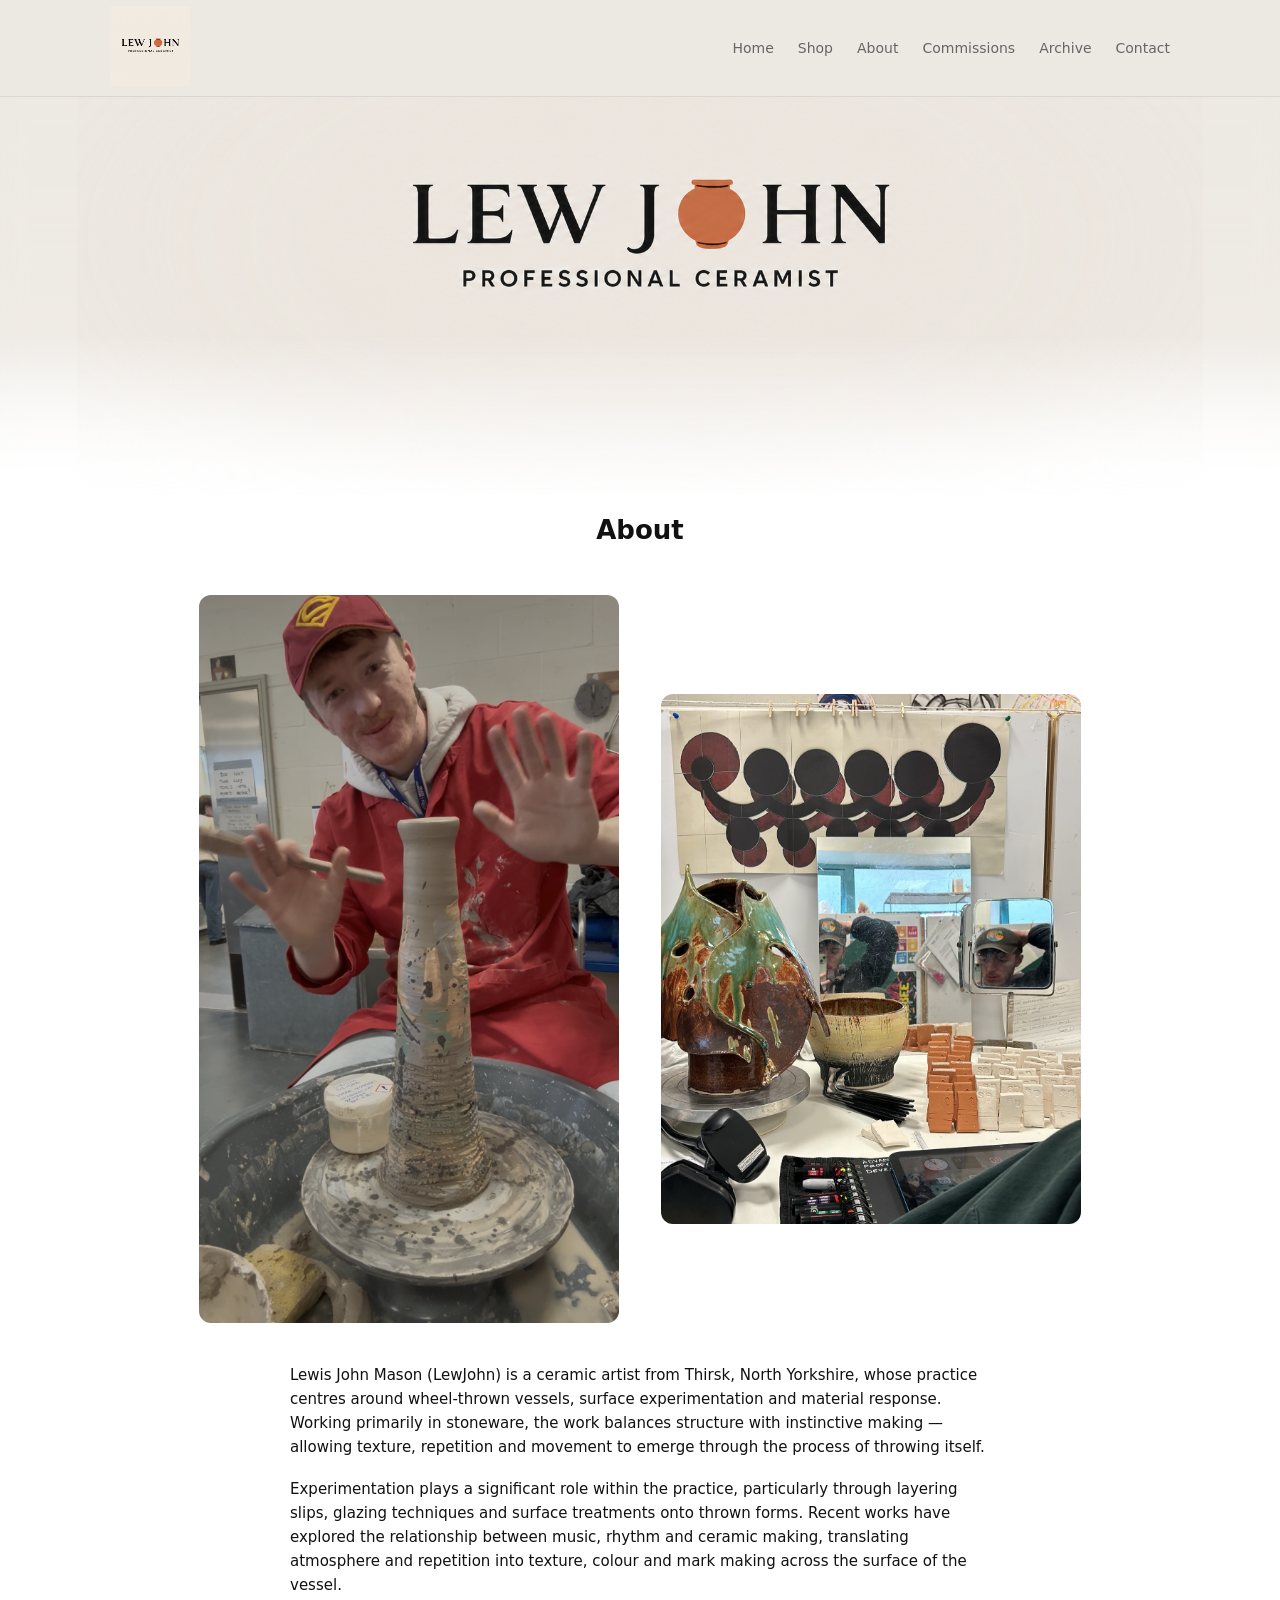
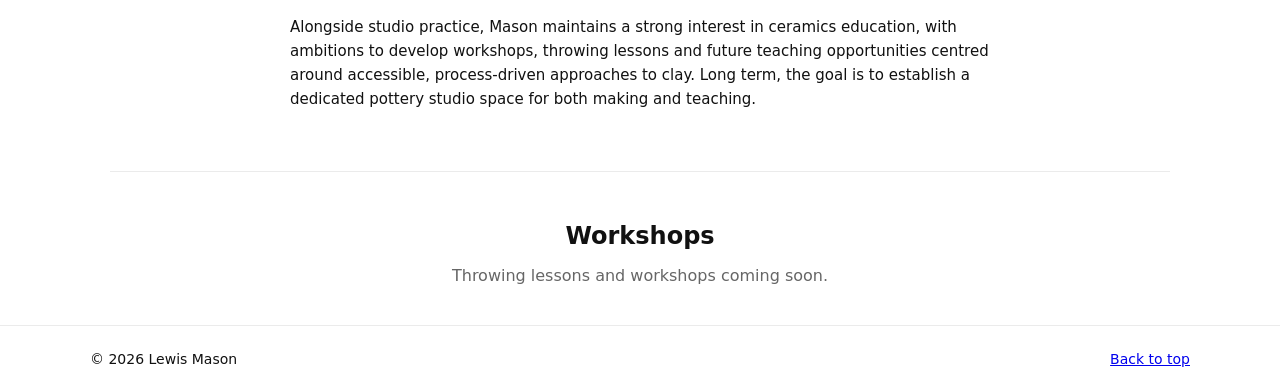
<file: about.html>
<!doctype html>
<html lang="en">

<head>
<meta charset="utf-8"/>
<meta name="viewport" content="width=device-width,initial-scale=1"/>
<title>About — Lewis Mason Ceramics</title>
<meta name="description" content="About Lewis Mason, ceramic artist."/>
<link rel="stylesheet" href="styles.css"/>
</head>

<body>

<header class="header" id="topbar">

<div class="header-inner">

<a class="logo" href="index.html#top">
<img src="images/logo2.png" alt="Lew John Ceramics">
</a>

<nav class="nav">
<a href="index.html#top">Home</a>
<a href="index.html#shop">Shop</a>
<a href="about.html">About</a>
<a href="commissions.html">Commissions</a>
<a href="archive.html">Archive</a>
<a href="index.html#contact">Contact</a>
</nav>

</div>

</header>

<section class="banner archive-banner">
<img src="images/logo.png" alt="Lew John Ceramics">
</section>

<main>

<section class="topline">

<h1>About</h1>

</section>

<section class="about-gallery">

<img src="images/aboutme1.PNG" alt="Lewis Mason ceramics">

<img src="images/aboutme2.JPG" alt="Lewis Mason studio practice">

</section>

<section class="about-text">

<p>
Lewis John Mason (LewJohn) is a ceramic artist from Thirsk, North Yorkshire, whose practice centres around wheel-thrown vessels, surface experimentation and material response. Working primarily in stoneware, the work balances structure with instinctive making — allowing texture, repetition and movement to emerge through the process of throwing itself.
</p>

<p>
Experimentation plays a significant role within the practice, particularly through layering slips, glazing techniques and surface treatments onto thrown forms. Recent works have explored the relationship between music, rhythm and ceramic making, translating atmosphere and repetition into texture, colour and mark making across the surface of the vessel.
</p>

<p>
Alongside studio practice, Mason maintains a strong interest in ceramics education, with ambitions to develop workshops, throwing lessons and future teaching opportunities centred around accessible, process-driven approaches to clay. Long term, the goal is to establish a dedicated pottery studio space for both making and teaching.
</p>

</section>

<section class="workshop">

<h2>Workshops</h2>

<p class="muted">
Throwing lessons and workshops coming soon.
</p>

</section>

</main>

<footer class="footer">

<div class="footer-inner">

<div>© <span id="year"></span> Lewis Mason</div>

<div>
<a href="index.html#top">Back to top</a>
</div>

</div>

</footer>

<script>
document.getElementById("year").textContent = new Date().getFullYear();

window.addEventListener("load", () => {
document.body.classList.add("loaded");
});
</script>

</body>
</html>
</file>
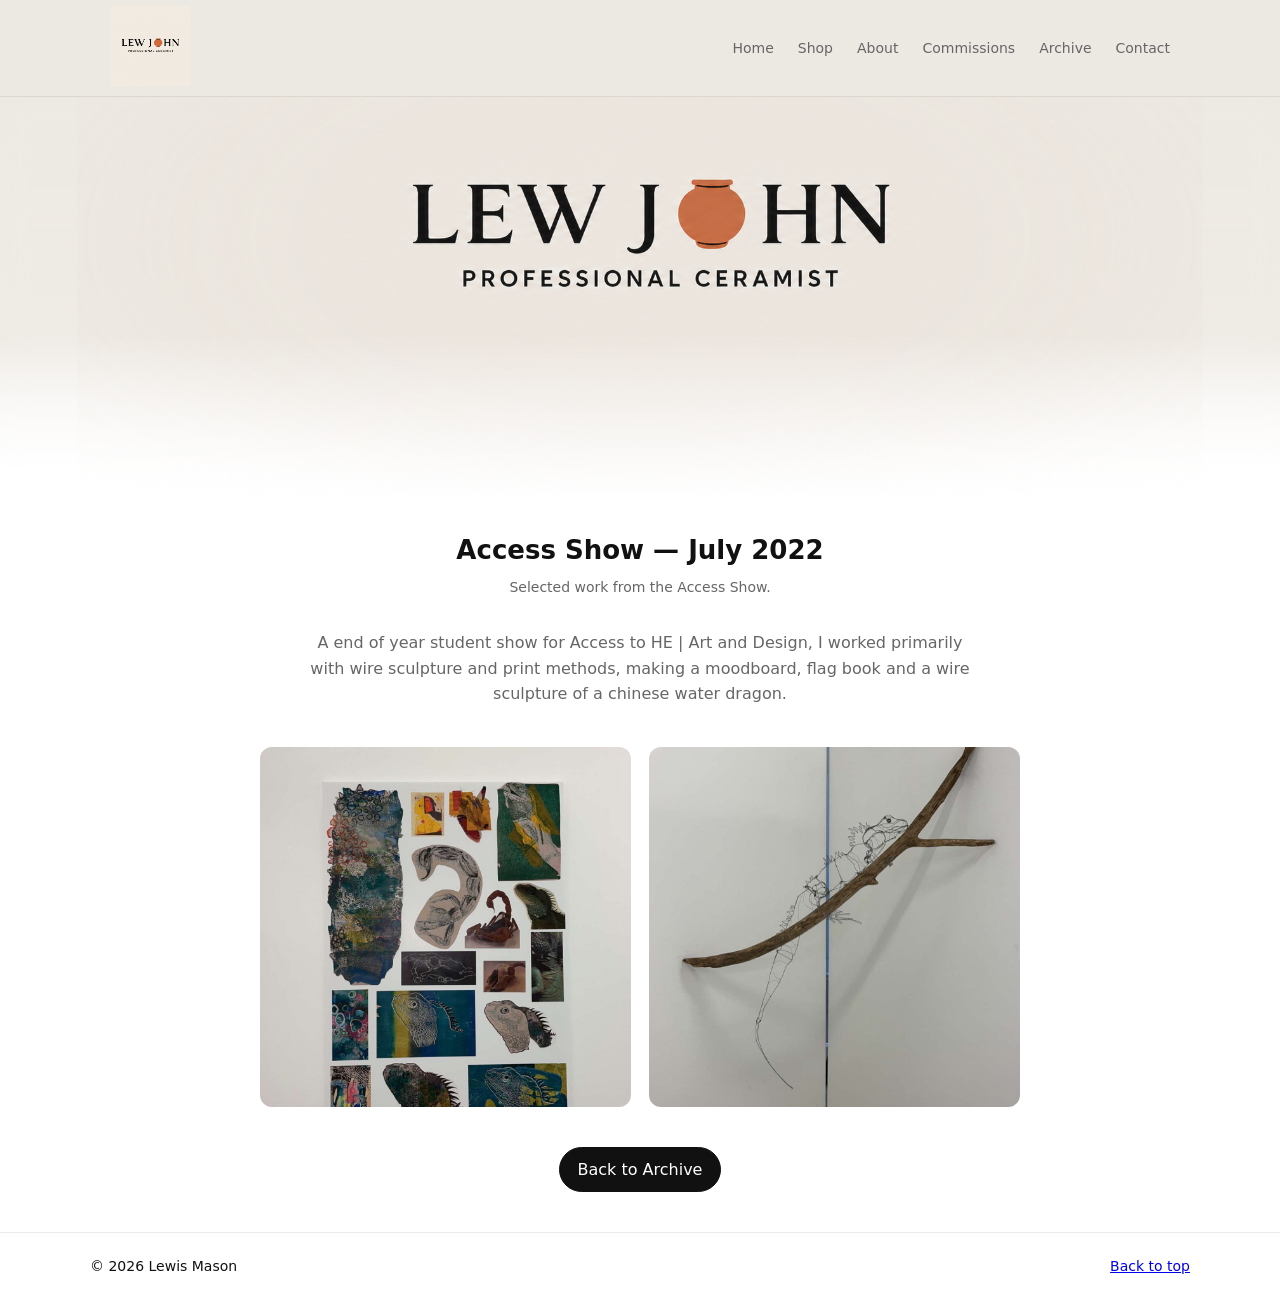
<file: access-show-2022.html>
<!doctype html>
<html lang="en">

<head>
<meta charset="utf-8"/>
<meta name="viewport" content="width=device-width,initial-scale=1"/>
<title>Access Show 2022 — Lewis Mason Ceramics</title>
<meta name="description" content="Access Show July 2022 work by Lewis Mason."/>
<link rel="stylesheet" href="styles.css"/>
</head>

<body>

<header class="header" id="topbar">
<div class="header-inner">

<a class="logo" href="index.html#top">
<img src="images/logo2.png" alt="Lew John Ceramics">
</a>

<nav class="nav">
<a href="index.html#top">Home</a>
<a href="index.html#shop">Shop</a>
<a href="about.html">About</a>
<a href="commissions.html">Commissions</a>
<a href="archive.html">Archive</a>
<a href="index.html#contact">Contact</a>
</nav>

</div>
</header>

<section class="banner archive-banner">
<img src="images/logo.png" alt="Lew John Ceramics">
</section>

<main>

<section class="topline archive-title">
<h1>Access Show — July 2022</h1>
<p>Selected work from the Access Show.</p>
</section>

<section class="exhibition-page-text">
<p>
A end of year student show for Access to HE | Art and Design,
  I worked primarily with wire sculpture and print methods, making a moodboard, flag book and a wire sculpture of a chinese water dragon.
</p>
</section>

<section class="exhibition-gallery">

<img src="images/accessshow2.JPG" alt="Access Show July 2022 image one">
<img src="images/accessshow1.JPG" alt="Access Show July 2022 image two">

</section>

<section class="archive-back">
<a class="button" href="archive.html">Back to Archive</a>
</section>

</main>

<footer class="footer">
<div class="footer-inner">

<div>© <span id="year"></span> Lewis Mason</div>
<div><a href="index.html#top">Back to top</a></div>

</div>
</footer>

<script>
document.getElementById("year").textContent = new Date().getFullYear();

window.addEventListener("load", () => {
document.body.classList.add("loaded");
});
</script>

</body>
</html>
</file>
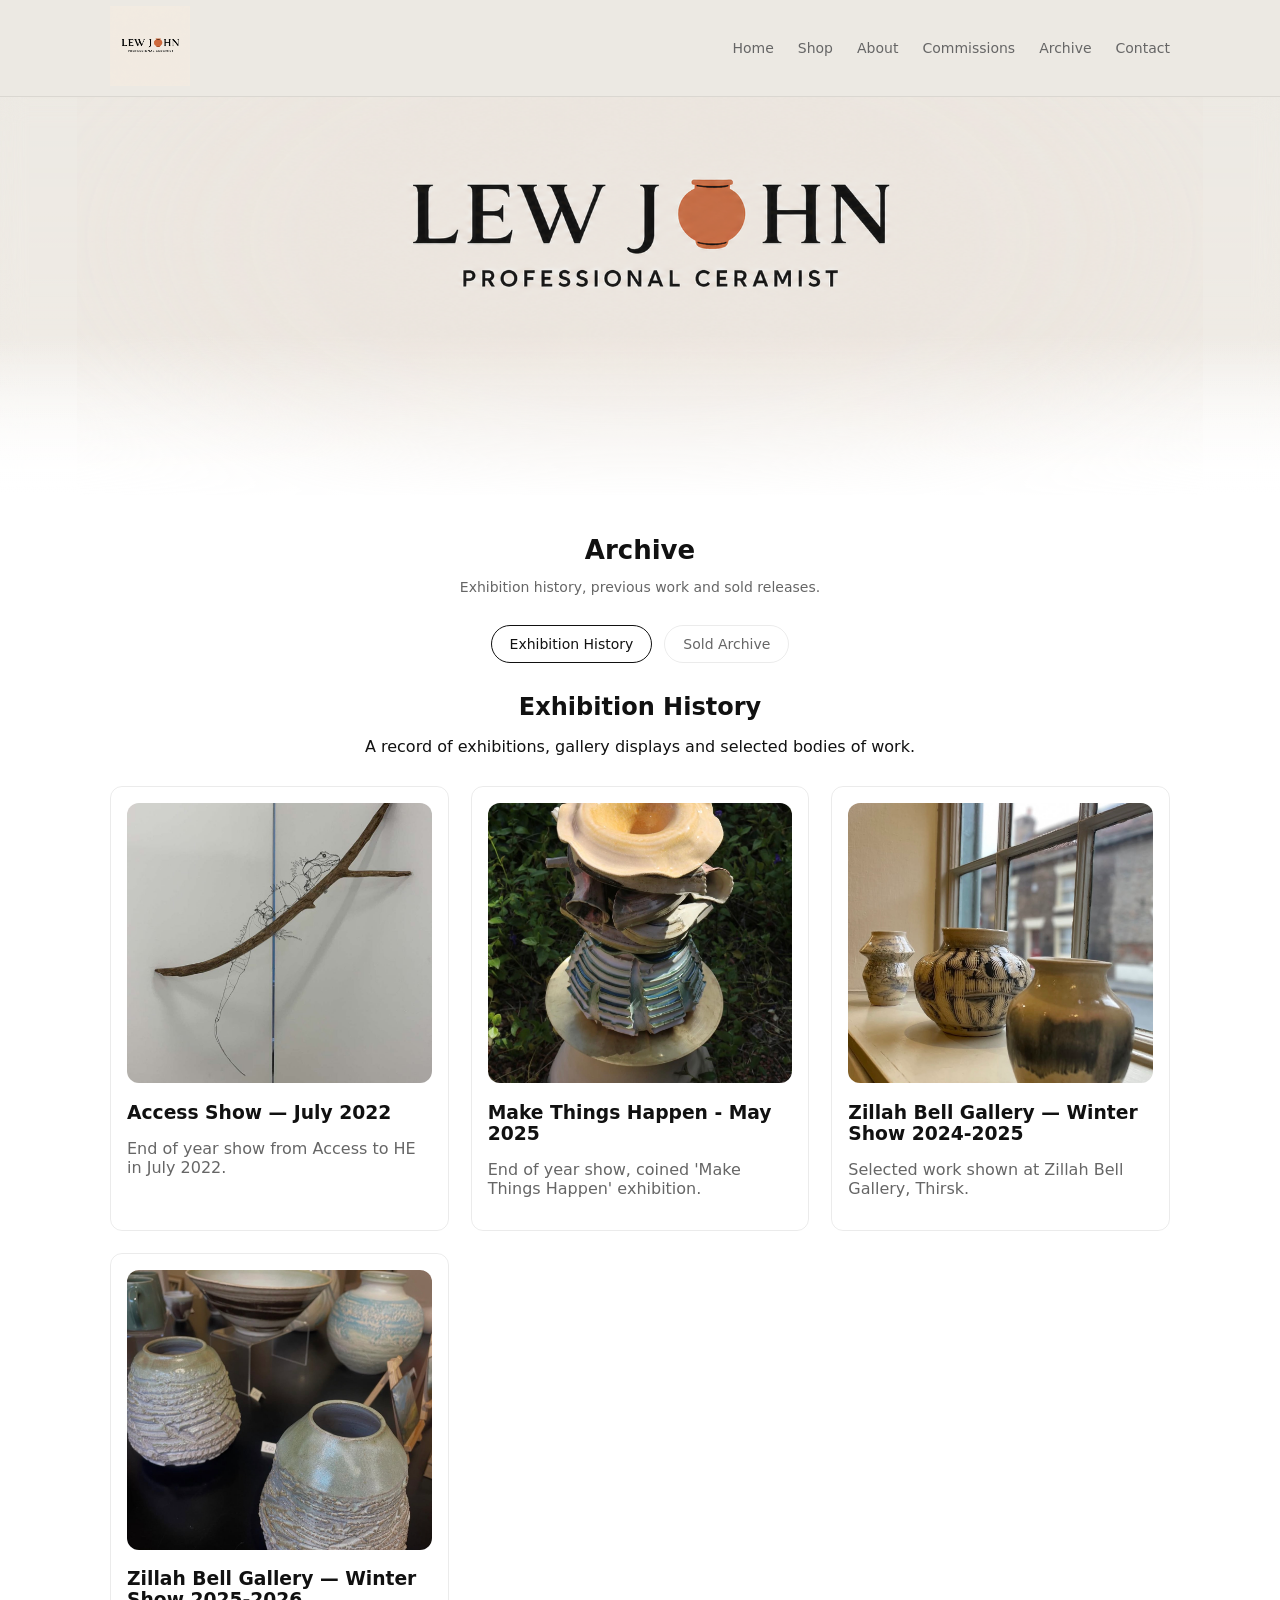
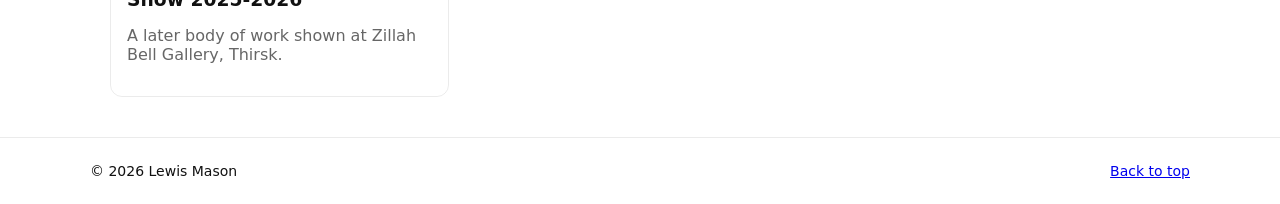
<file: archive.html>
<!doctype html>

<html lang="en">

<head>
<meta charset="utf-8"/>
<meta name="viewport" content="width=device-width,initial-scale=1"/>
<title>Archive — Lewis Mason Ceramics</title>
<meta name="description" content="Previous exhibitions and sold archive."/>
<link rel="stylesheet" href="styles.css"/>
</head>

<body>

<header class="header" id="topbar">

<div class="header-inner">

<a class="logo" href="index.html#top">
<img src="images/logo2.png" alt="Lew John Ceramics">
</a>

<nav class="nav">
<a href="index.html#top">Home</a>
<a href="index.html#shop">Shop</a>
<a href="about.html">About</a>
<a href="commissions.html">Commissions</a>
<a href="archive.html">Archive</a>
<a href="index.html#contact">Contact</a>
</nav>

</div>

</header>

<section class="banner archive-banner">
<img src="images/logo.png" alt="Lew John Ceramics">
</section>

<main>

<section class="topline archive-title">

<h1>Archive</h1>

<p>
Exhibition history, previous work and sold releases.
</p>

</section>

<section class="archive-tabs">

<input type="radio" id="tabPrevious" name="archiveTabs" checked>
<input type="radio" id="tabSold" name="archiveTabs">

<div class="tab-labels">

<label for="tabPrevious">Exhibition History</label> <label for="tabSold">Sold Archive</label>

</div>

<div class="tab-panel previous-panel">

<div class="archive-intro">

<h2>Exhibition History</h2>

<p>
A record of exhibitions, gallery displays and selected bodies of work.
</p>

</div>

<div class="grid archive-grid">

<a class="archive-card archive-link" href="access-show-2022.html">

<div class="archive-image">
<img src="images/accessshow1.JPG" alt="Access Show July 2022">
</div>

<h3>Access Show — July 2022</h3>

<p class="muted">
End of year show from Access to HE in July 2022.
</p>

</a>

<a class="archive-card archive-link" href="make-things-happen.html">

<div class="archive-image">
<img src="images/mth5.jpg" alt="Make Things Happen">
</div>

<h3>Make Things Happen - May 2025</h3>

<p class="muted">
End of year show, coined 'Make Things Happen' exhibition.
</p>

</a>

<a class="archive-card archive-link" href="zillah-bell-2025.html">

<div class="archive-image">
<img src="images/gallery251.jpg" alt="Zillah Bell Gallery 2025 Showcase">
</div>

<h3>Zillah Bell Gallery — Winter Show 2024-2025 </h3>

<p class="muted">
Selected work shown at Zillah Bell Gallery, Thirsk.
</p>

</a>

<a class="archive-card archive-link" href="zillah-bell-2026.html">

<div class="archive-image">
<img src="images/gallery261.jpg" alt="Zillah Bell Gallery 2026">
</div>

<h3>Zillah Bell Gallery — Winter Show 2025-2026</h3>

<p class="muted">
A later body of work shown at Zillah Bell Gallery, Thirsk.
</p>

</a>

</div>

</div>

<div class="tab-panel sold-panel">

<div class="archive-intro">

<h2>Sold Archive</h2>

<p>
Sold work from future drops will appear here once releases have taken place.
</p>

</div>

<div class="grid archive-grid">

<div class="archive-card">

<h3>No sold drops yet</h3>

<p class="muted">
This section will activate after the first shop drop.
</p>

</div>

</div>

</div>

</section>

</main>

<footer class="footer">

<div class="footer-inner">

<div>© <span id="year"></span> Lewis Mason</div>

<div>
<a href="index.html#top">Back to top</a>
</div>

</div>

</footer>

<script>

document.getElementById("year").textContent =
new Date().getFullYear();

window.addEventListener("load", () => {
document.body.classList.add("loaded");
});

</script>

</body>
</html>
</file>
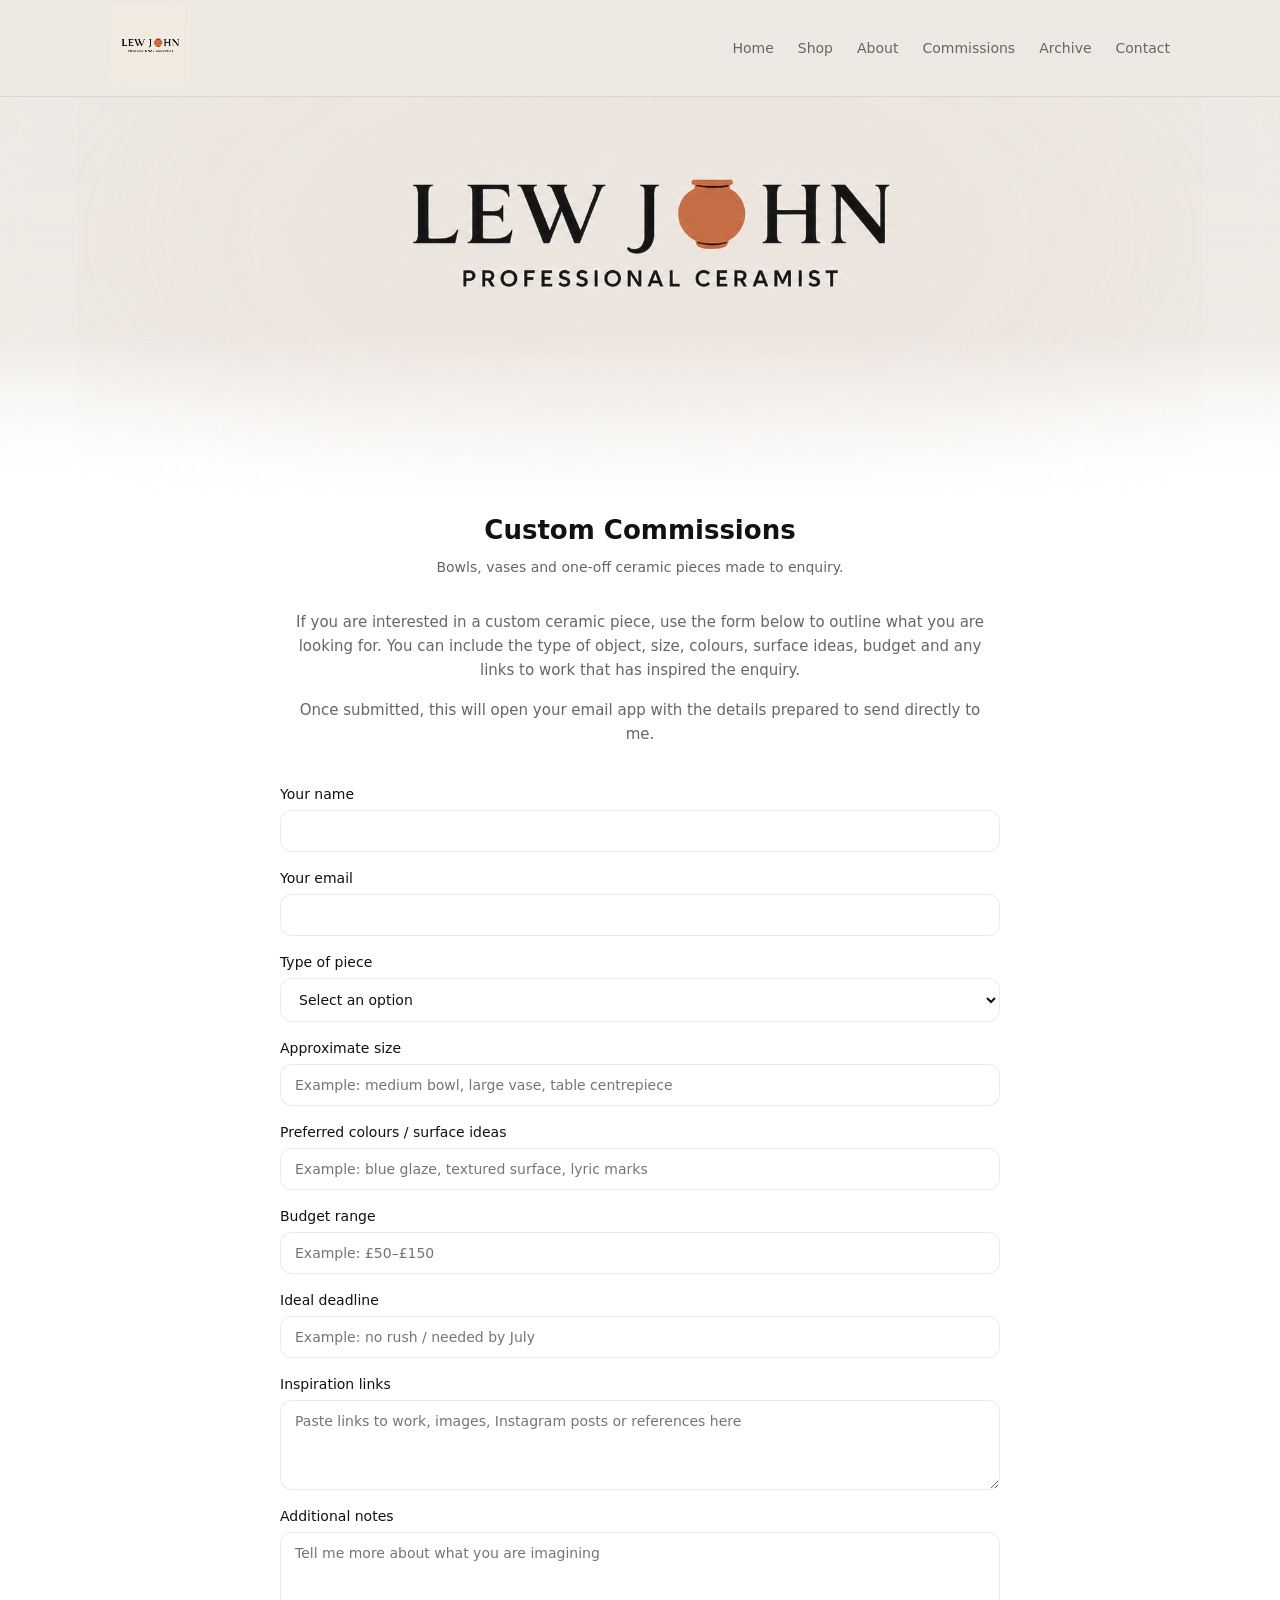
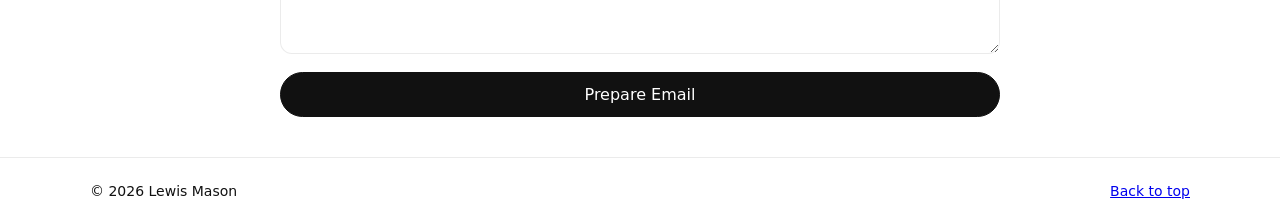
<file: commissions.html>
<!doctype html>
<html lang="en">

<head>
<meta charset="utf-8"/>
<meta name="viewport" content="width=device-width,initial-scale=1"/>
<title>Commissions — Lewis Mason Ceramics</title>
<meta name="description" content="Custom ceramic commissions by Lewis Mason."/>
<link rel="stylesheet" href="styles.css"/>
</head>

<body>

<header class="header" id="topbar">
<div class="header-inner">

<a class="logo" href="index.html#top">
<img src="images/logo2.png" alt="Lew John Ceramics">
</a>

<nav class="nav">
<a href="index.html#top">Home</a>
<a href="index.html#shop">Shop</a>
<a href="about.html">About</a>
<a href="commissions.html">Commissions</a>
<a href="archive.html">Archive</a>
<a href="index.html#contact">Contact</a>
</nav>

</div>
</header>

<section class="banner archive-banner">
<img src="images/logo.png" alt="Lew John Ceramics">
</section>

<main>

<section class="topline">
<h1>Custom Commissions</h1>
<p>Bowls, vases and one-off ceramic pieces made to enquiry.</p>
</section>

<section class="commission-intro">

<p>
If you are interested in a custom ceramic piece, use the form below to outline what you are looking for. You can include the type of object, size, colours, surface ideas, budget and any links to work that has inspired the enquiry.
</p>

<p>
Once submitted, this will open your email app with the details prepared to send directly to me.
</p>

</section>

<section class="commission-form-wrap">

<form class="commission-form" onsubmit="sendCommissionEmail(event)">

<label>
Your name
<input type="text" id="name" required>
</label>

<label>
Your email
<input type="email" id="email" required>
</label>

<label>
Type of piece
<select id="pieceType" required>
<option value="">Select an option</option>
<option value="Bowl">Bowl</option>
<option value="Vase">Vase</option>
<option value="Large vessel">Large vessel</option>
<option value="Custom piece">Custom piece</option>
<option value="Workshop / lesson enquiry">Workshop / lesson enquiry</option>
<option value="Other">Other</option>
</select>
</label>

<label>
Approximate size
<input type="text" id="size" placeholder="Example: medium bowl, large vase, table centrepiece">
</label>

<label>
Preferred colours / surface ideas
<input type="text" id="colours" placeholder="Example: blue glaze, textured surface, lyric marks">
</label>

<label>
Budget range
<input type="text" id="budget" placeholder="Example: £50–£150">
</label>

<label>
Ideal deadline
<input type="text" id="deadline" placeholder="Example: no rush / needed by July">
</label>

<label>
Inspiration links
<textarea id="links" rows="4" placeholder="Paste links to work, images, Instagram posts or references here"></textarea>
</label>

<label>
Additional notes
<textarea id="notes" rows="6" placeholder="Tell me more about what you are imagining"></textarea>
</label>

<button class="button" type="submit">Prepare Email</button>

</form>

</section>

</main>

<footer class="footer">
<div class="footer-inner">

<div>© <span id="year"></span> Lewis Mason</div>
<div><a href="index.html#top">Back to top</a></div>

</div>
</footer>

<script>
document.getElementById("year").textContent = new Date().getFullYear();

window.addEventListener("load", () => {
document.body.classList.add("loaded");
});

function sendCommissionEmail(event){
event.preventDefault();

const name = document.getElementById("name").value;
const email = document.getElementById("email").value;
const pieceType = document.getElementById("pieceType").value;
const size = document.getElementById("size").value;
const colours = document.getElementById("colours").value;
const budget = document.getElementById("budget").value;
const deadline = document.getElementById("deadline").value;
const links = document.getElementById("links").value;
const notes = document.getElementById("notes").value;

const subject = encodeURIComponent("Custom Ceramic Commission Enquiry");

const body = encodeURIComponent(
`Name: ${name}

Email: ${email}

Type of piece: ${pieceType}

Approximate size:
${size}

Preferred colours / surface ideas:
${colours}

Budget range:
${budget}

Ideal deadline:
${deadline}

Inspiration links:
${links}

Additional notes:
${notes}`
);

window.location.href = `mailto:lewis2000mason@gmail.com?subject=${subject}&body=${body}`;
}
</script>

</body>
</html>
</file>
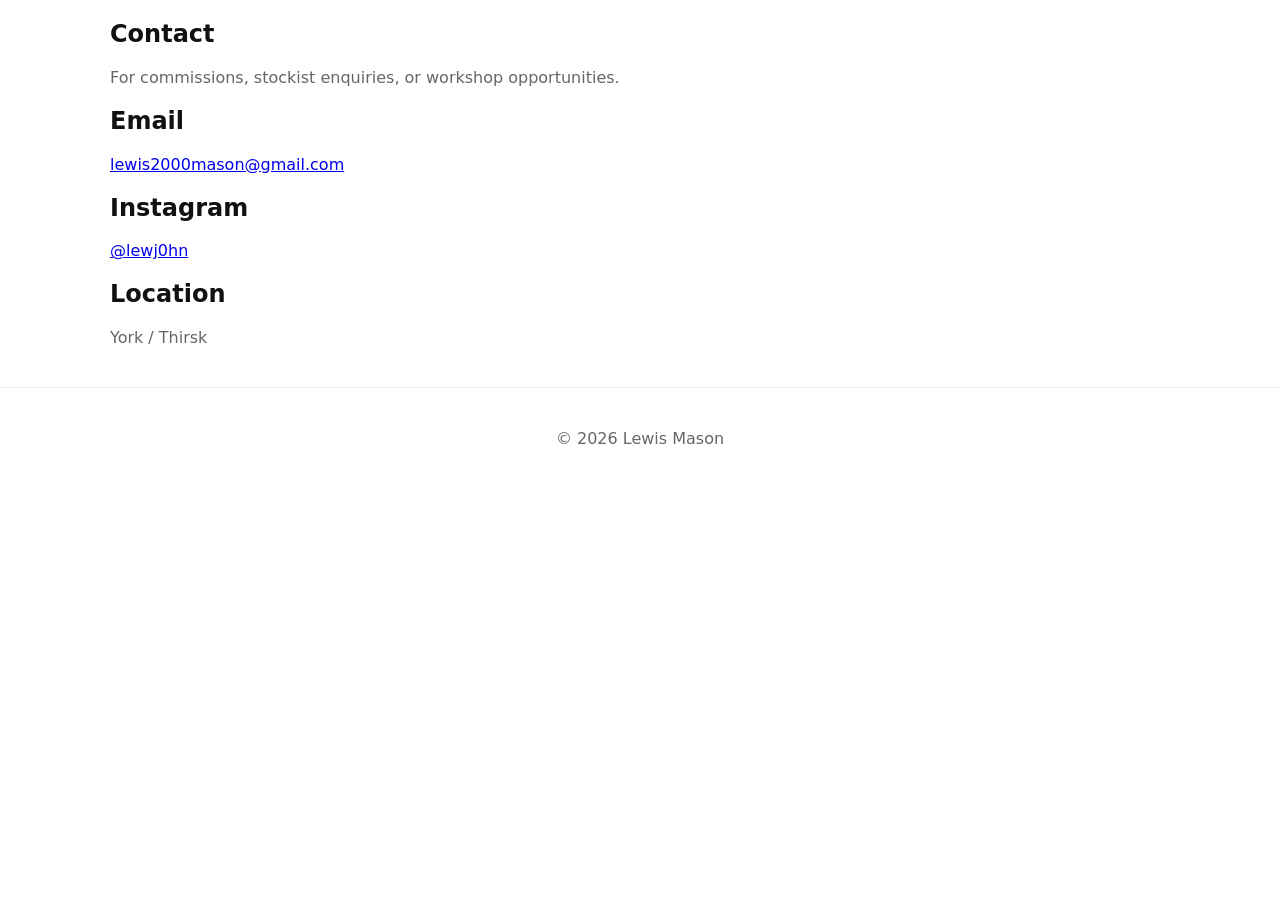
<file: contact.html>
<!doctype html>
<html lang="en">
<head>
  <meta charset="utf-8" />
  <meta name="viewport" content="width=device-width,initial-scale=1" />
  <title>Contact — Lewis John Mason</title>
  <meta name="description" content="Contact for commissions, stockists, and workshop enquiries." />
  <link rel="stylesheet" href="styles.css" />
</head>

<body>
  <header class="header">
    <a class="brand" href="index.html">Lewis Mason</a>

    <nav class="nav">
      <a href="index.html">Home</a>
      <a href="index.html#shop">Shop</a>
      <a href="contact.html" aria-current="page">Contact</a>
    </nav>
  </header>

  <main>
    <section class="section">
      <div class="section-head">
        <h1>Contact</h1>
        <p class="muted">For commissions, stockist enquiries, or workshop opportunities.</p>
      </div>

      <div class="contact-card">
        <div>
          <h2 class="h3">Email</h2>
          <p><a href="mailto:lewis2000mason@gmail.com">lewis2000mason@gmail.com</a></p>
        </div>

        <div>
          <h2 class="h3">Instagram</h2>
          <p><a href="https://instagram.com/lewj0hn/" target="_blank" rel="noopener">@lewj0hn</a></p>
        </div>

        <div>
          <h2 class="h3">Location</h2>
          <p class="muted">York / Thirsk</p>
        </div>
      </div>
    </section>
  </main>

  <footer class="footer">
    <p class="muted">© <span id="year"></span> Lewis Mason</p>
  </footer>

  <script>
    document.getElementById("year").textContent = new Date().getFullYear();
  </script>
</body>
</html>
</file>
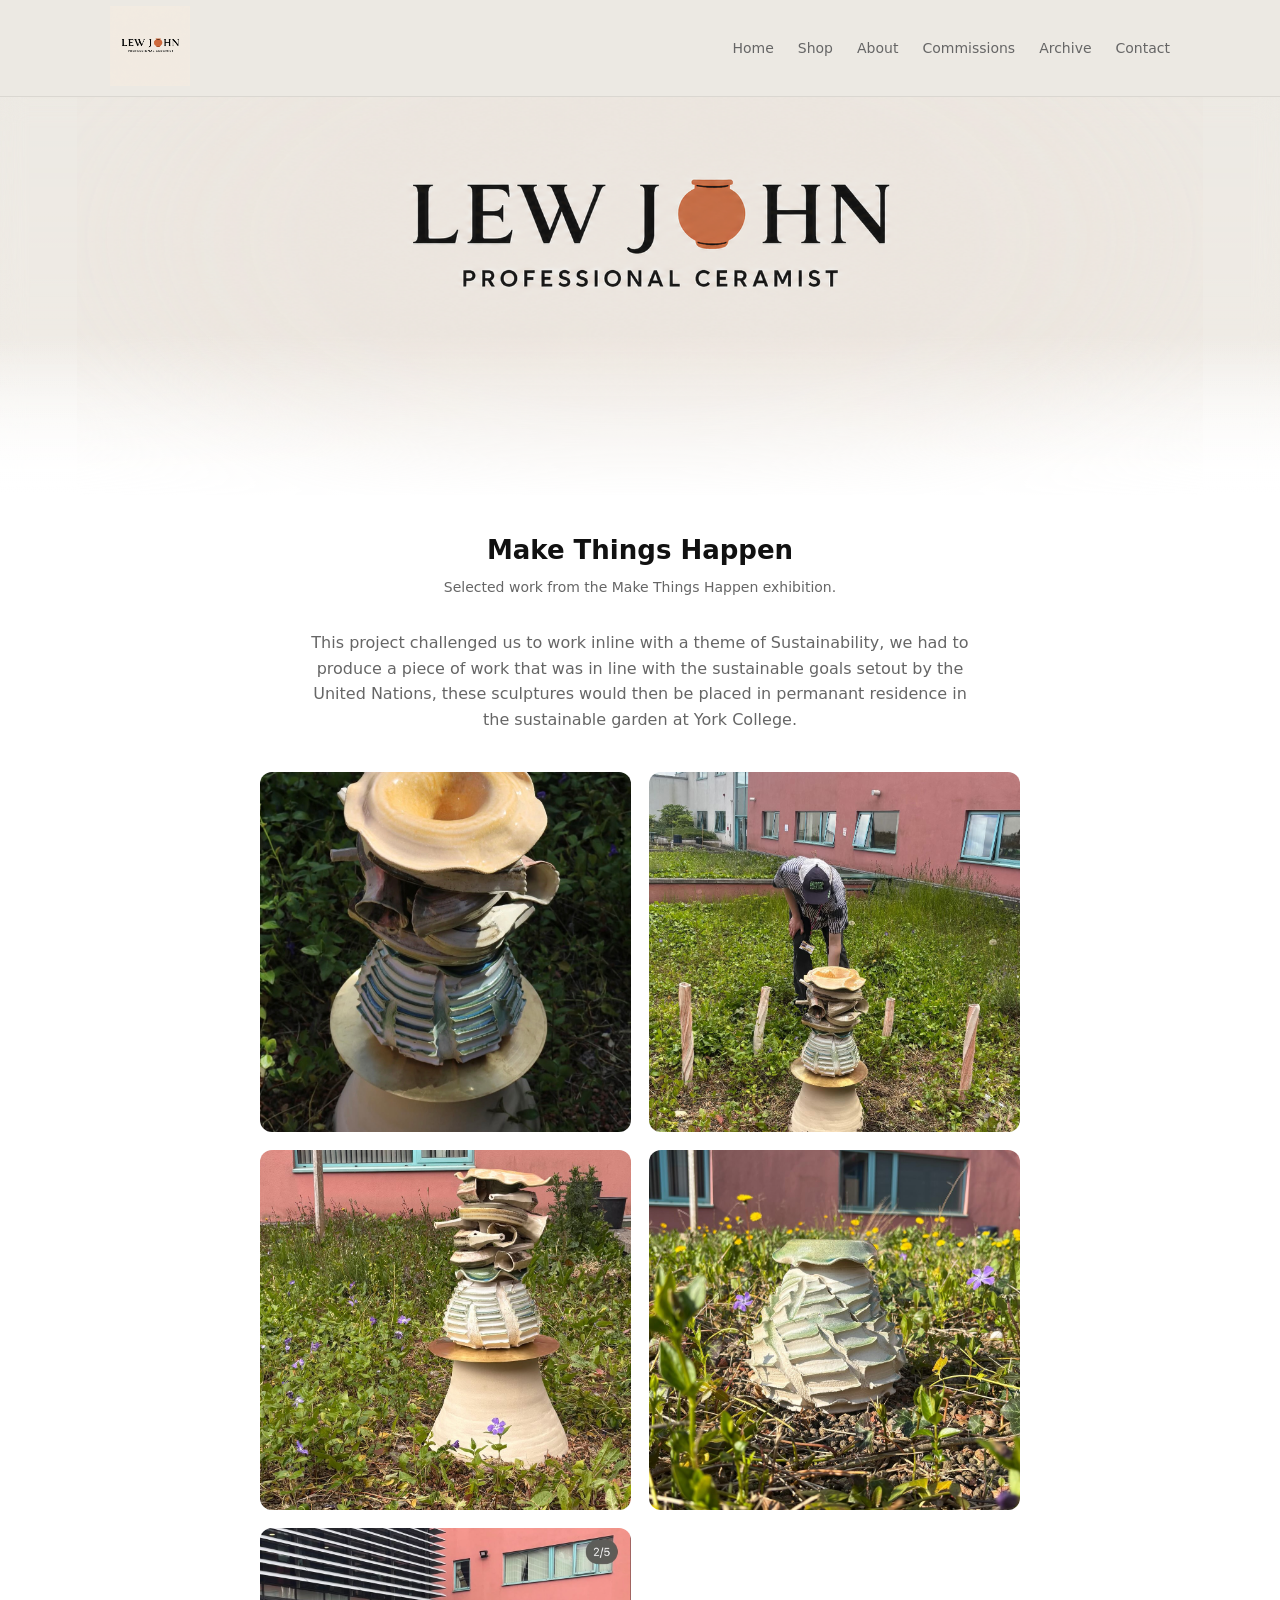
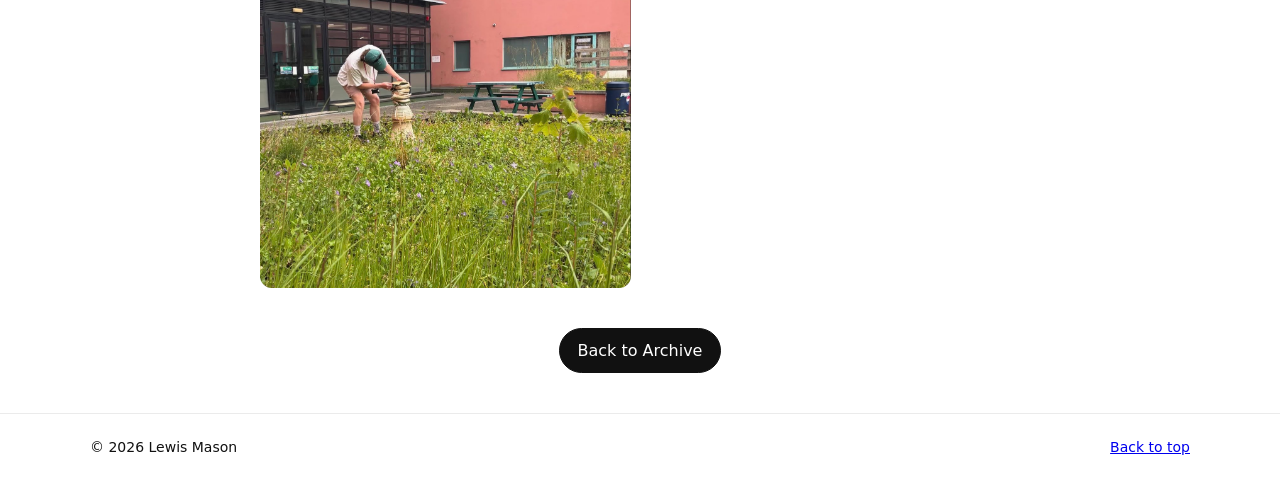
<file: make-things-happen.html>
<!doctype html>
<html lang="en">

<head>
<meta charset="utf-8"/>
<meta name="viewport" content="width=device-width,initial-scale=1"/>
<title>Make Things Happen — Lewis Mason Ceramics</title>
<meta name="description" content="Make Things Happen exhibition work by Lewis Mason."/>
<link rel="stylesheet" href="styles.css"/>
</head>

<body>

<header class="header" id="topbar">

<div class="header-inner">

<a class="logo" href="index.html#top">
<img src="images/logo2.png" alt="Lew John Ceramics">
</a>

<nav class="nav">
<a href="index.html#top">Home</a>
<a href="index.html#shop">Shop</a>
<a href="about.html">About</a>
<a href="commissions.html">Commissions</a>
<a href="archive.html">Archive</a>
<a href="index.html#contact">Contact</a>
</nav>

</div>

</header>

<section class="banner archive-banner">
<img src="images/logo.png" alt="Lew John Ceramics">
</section>

<main>

<section class="topline archive-title">

<h1>Make Things Happen</h1>

<p>
Selected work from the Make Things Happen exhibition.
</p>

</section>

<section class="exhibition-page-text">

<p>
This project challenged us to work inline with a theme of Sustainability, we had to produce a piece of work that was in line with the sustainable goals setout by the United Nations, these sculptures would then be placed in permanant residence in the sustainable garden at York College.
</p>

</section>

<section class="exhibition-gallery">

<img src="images/mth5.jpg" alt="Make Things Happen image one">

<img src="images/mth1.JPG" alt="Make Things Happen image two">

<img src="images/mth2.JPG" alt="Make Things Happen image three">

<img src="images/mth3.JPG" alt="Make Things Happen image four">

<img src="images/mth4.jpg" alt="Make Things Happen image five">

</section>

<section class="archive-back">

<a class="button" href="archive.html">
Back to Archive
</a>

</section>

</main>

<footer class="footer">

<div class="footer-inner">

<div>© <span id="year"></span> Lewis Mason</div>

<div>
<a href="index.html#top">Back to top</a>
</div>

</div>

</footer>

<script>

document.getElementById("year").textContent =
new Date().getFullYear();

window.addEventListener("load", () => {
document.body.classList.add("loaded");
});

</script>

</body>
</html>
</file>
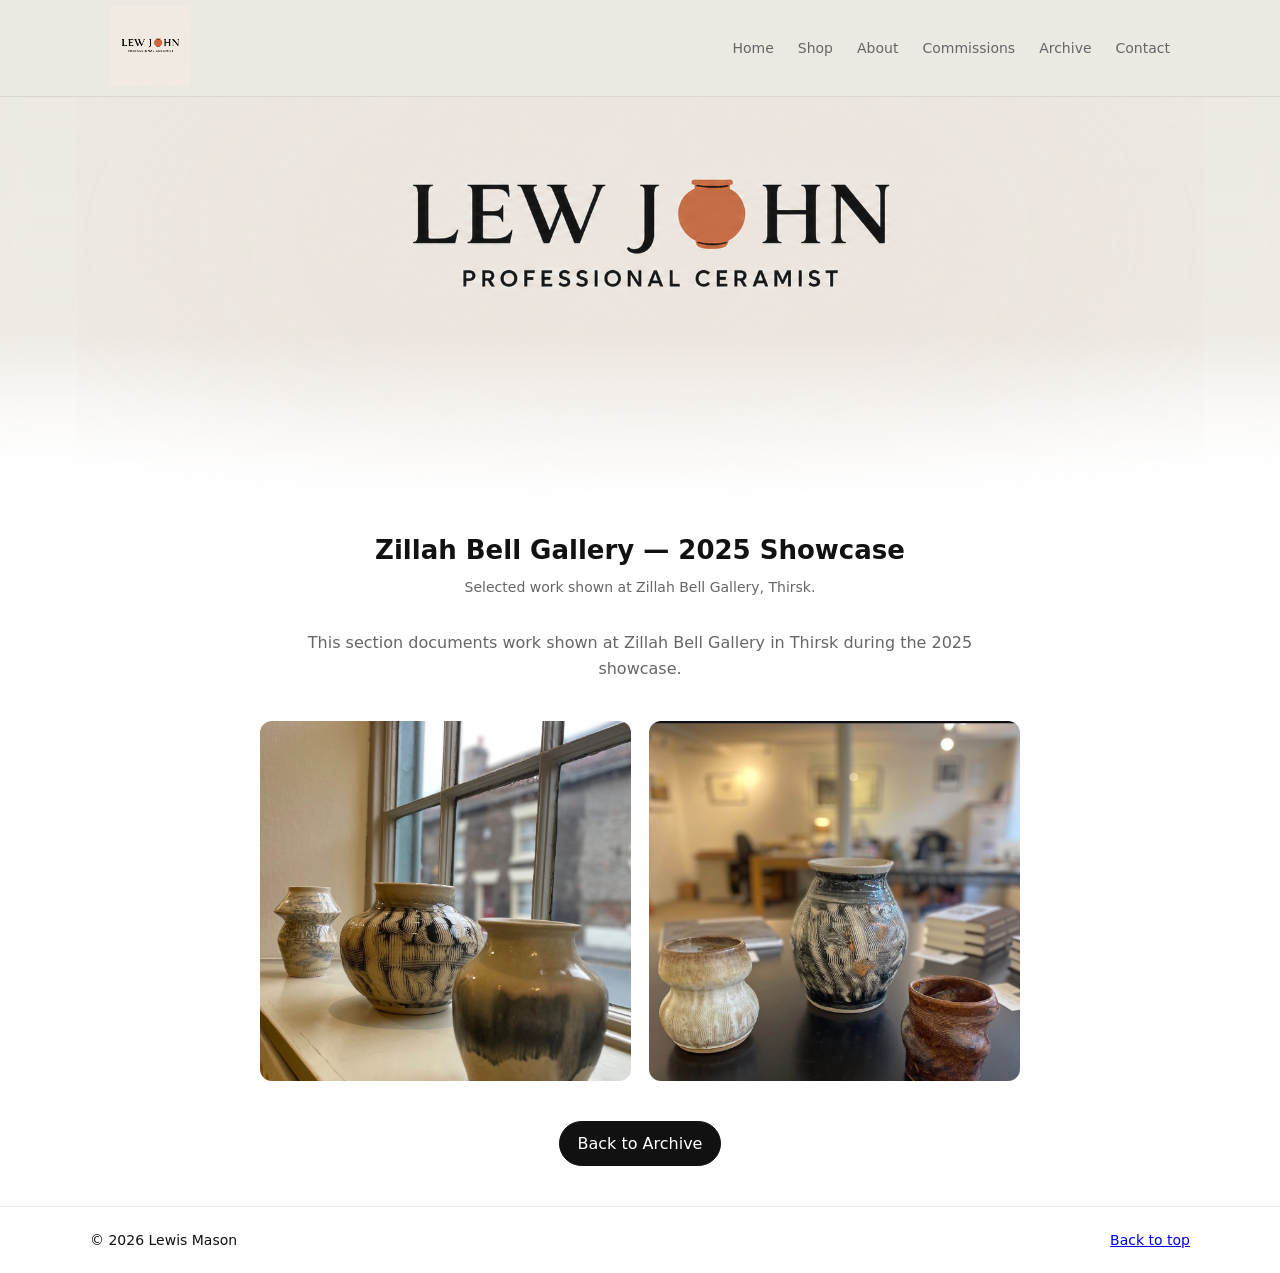
<file: zillah-bell-2025.html>
<!doctype html>
<html lang="en">

<head>
<meta charset="utf-8"/>
<meta name="viewport" content="width=device-width,initial-scale=1"/>
<title>Zillah Bell Gallery 2025 — Lewis Mason Ceramics</title>
<meta name="description" content="Zillah Bell Gallery 2025 showcase by Lewis Mason."/>
<link rel="stylesheet" href="styles.css"/>
</head>

<body>

<header class="header" id="topbar">
<div class="header-inner">

<a class="logo" href="index.html#top">
<img src="images/logo2.png" alt="Lew John Ceramics">
</a>

<nav class="nav">
<a href="index.html#top">Home</a>
<a href="index.html#shop">Shop</a>
<a href="about.html">About</a>
<a href="commissions.html">Commissions</a>
<a href="archive.html">Archive</a>
<a href="index.html#contact">Contact</a>
</nav>

</div>
</header>

<section class="banner archive-banner">
<img src="images/logo.png" alt="Lew John Ceramics">
</section>

<main>

<section class="topline archive-title">
<h1>Zillah Bell Gallery — 2025 Showcase</h1>
<p>Selected work shown at Zillah Bell Gallery, Thirsk.</p>
</section>

<section class="exhibition-page-text">
<p>
This section documents work shown at Zillah Bell Gallery in Thirsk during the 2025 showcase.
</p>
</section>

<section class="exhibition-gallery">

<img src="images/gallery251.jpg" alt="Zillah Bell Gallery 2025 showcase image one">
<img src="images/gallery252.jpg" alt="Zillah Bell Gallery 2025 showcase image two">

</section>

<section class="archive-back">
<a class="button" href="archive.html">Back to Archive</a>
</section>

</main>

<footer class="footer">
<div class="footer-inner">

<div>© <span id="year"></span> Lewis Mason</div>
<div><a href="index.html#top">Back to top</a></div>

</div>
</footer>

<script>
document.getElementById("year").textContent = new Date().getFullYear();

window.addEventListener("load", () => {
document.body.classList.add("loaded");
});
</script>

</body>
</html>
</file>
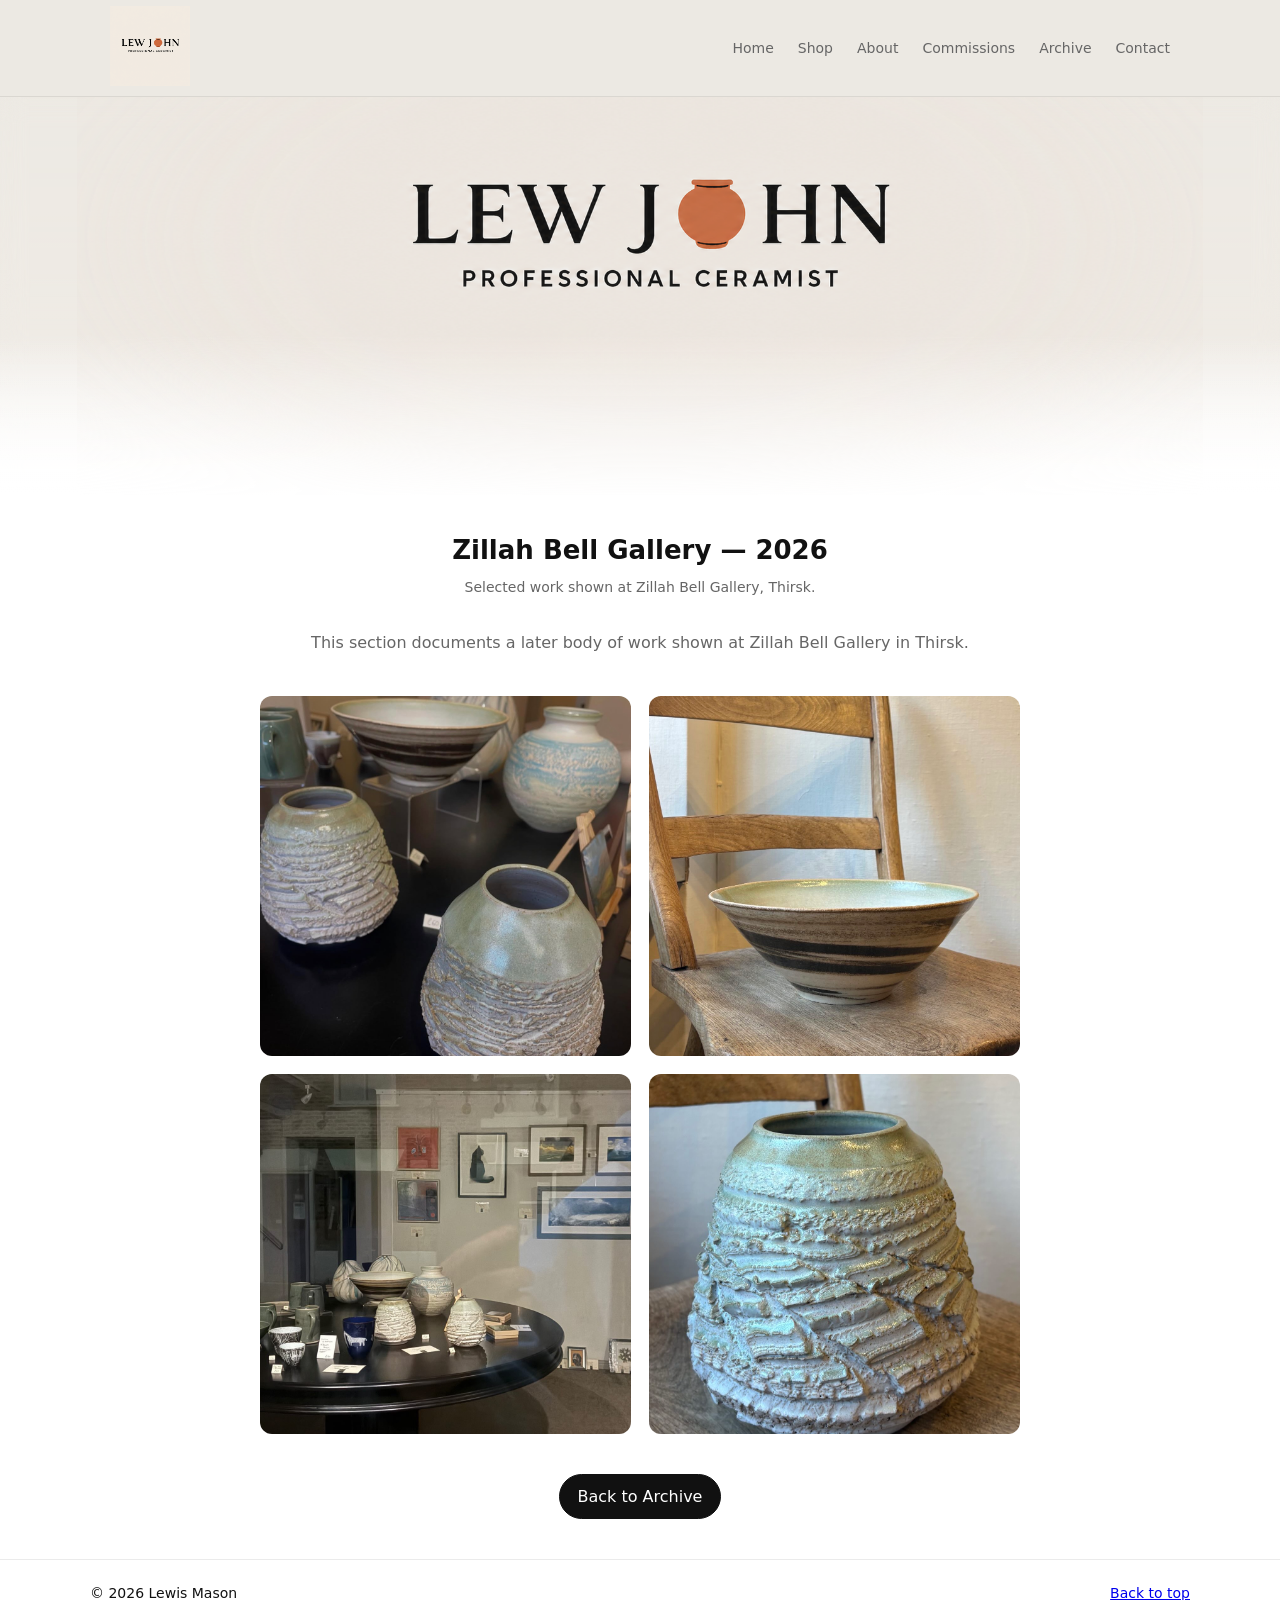
<file: zillah-bell-2026.html>
<!doctype html>
<html lang="en">

<head>
<meta charset="utf-8"/>
<meta name="viewport" content="width=device-width,initial-scale=1"/>
<title>Zillah Bell Gallery 2026 — Lewis Mason Ceramics</title>
<meta name="description" content="Zillah Bell Gallery 2026 exhibition by Lewis Mason."/>
<link rel="stylesheet" href="styles.css"/>
</head>

<body>

<header class="header" id="topbar">
<div class="header-inner">

<a class="logo" href="index.html#top">
<img src="images/logo2.png" alt="Lew John Ceramics">
</a>

<nav class="nav">
<a href="index.html#top">Home</a>
<a href="index.html#shop">Shop</a>
<a href="about.html">About</a>
<a href="commissions.html">Commissions</a>
<a href="archive.html">Archive</a>
<a href="index.html#contact">Contact</a>
</nav>

</div>
</header>

<section class="banner archive-banner">
<img src="images/logo.png" alt="Lew John Ceramics">
</section>

<main>

<section class="topline archive-title">
<h1>Zillah Bell Gallery — 2026</h1>
<p>Selected work shown at Zillah Bell Gallery, Thirsk.</p>
</section>

<section class="exhibition-page-text">
<p>
This section documents a later body of work shown at Zillah Bell Gallery in Thirsk.
</p>
</section>

<section class="exhibition-gallery">

<img src="images/gallery261.jpg" alt="Zillah Bell Gallery 2026 image one">
<img src="images/gallery262.jpg" alt="Zillah Bell Gallery 2026 image two">
<img src="images/gallery263.JPG" alt="Zillah Bell Gallery 2026 image three">
<img src="images/gallery264.PNG" alt="Zillah Bell Gallery 2026 image four">

</section>

<section class="archive-back">
<a class="button" href="archive.html">Back to Archive</a>
</section>

</main>

<footer class="footer">
<div class="footer-inner">

<div>© <span id="year"></span> Lewis Mason</div>
<div><a href="index.html#top">Back to top</a></div>

</div>
</footer>

<script>
document.getElementById("year").textContent = new Date().getFullYear();

window.addEventListener("load", () => {
document.body.classList.add("loaded");
});
</script>

</body>
</html>
</file>
<file: styles.css>
:root{
--bg:#ffffff;
--banner-bg:#ece9e3;
--text:#111;
--muted:#666;
--line:rgba(0,0,0,.08);
--max:1100px;
--radius:12px;
}

*{
box-sizing:border-box;
}

body{
margin:0;
font-family:system-ui,-apple-system,Segoe UI,Roboto,Arial;
background:white;
color:var(--text);
}

/* HEADER */

.header{
position:fixed;
top:0;
width:100%;
z-index:100;
opacity:0;
transition:opacity 1.6s ease;
background:#ece9e3;
border-bottom:1px solid var(--line);
}

body.loaded .header{
opacity:1;
}

.header-inner{
max-width:var(--max);
margin:auto;
padding:6px 20px;
display:flex;
align-items:center;
justify-content:space-between;
}

.logo img{
height:80px;
}

/* NAV */

.nav{
display:flex;
gap:24px;
}

.nav a{
text-decoration:none;
color:var(--muted);
font-size:14px;
transition:color .2s ease;
}

.nav a:hover{
color:var(--text);
}

/* HERO / MAIN BANNER */

.banner{
height:100vh;
display:flex;
align-items:center;
justify-content:center;
background:#ece9e3;
overflow:hidden;
position:relative;
}

.banner::after{
content:"";
position:absolute;
left:0;
bottom:0;
width:100%;
height:38vh;
background:linear-gradient(
to bottom,
rgba(236,233,227,0),
#ffffff 85%
);
pointer-events:none;
z-index:2;
}

.banner img{
width:96%;
max-width:1750px;
opacity:.96;
filter:contrast(.94);
transform:translateY(-24px);
position:relative;
z-index:1;

-webkit-mask-image:radial-gradient(
ellipse at center,
black 42%,
rgba(0,0,0,.85) 58%,
rgba(0,0,0,.35) 76%,
transparent 100%
);

mask-image:radial-gradient(
ellipse at center,
black 42%,
rgba(0,0,0,.85) 58%,
rgba(0,0,0,.35) 76%,
transparent 100%
);
}

/* ARCHIVE / INNER PAGE BANNER */

.archive-banner{
height:55vh;
position:relative;
display:flex;
align-items:center;
justify-content:center;
overflow:hidden;
background:linear-gradient(
to bottom,
#ece9e3 0%,
#efebe5 68%,
#ffffff 100%
);
}

.archive-banner::before{
content:"";
position:absolute;
inset:0;
backdrop-filter:blur(12px);
mask-image:linear-gradient(
to bottom,
rgba(0,0,0,.95) 0%,
rgba(0,0,0,.75) 55%,
rgba(0,0,0,0) 100%
);
pointer-events:none;
}

.archive-banner::after{
content:"";
position:absolute;
left:0;
bottom:0;
width:100%;
height:160px;
background:linear-gradient(
to bottom,
rgba(255,255,255,0),
rgba(255,255,255,.96)
);
pointer-events:none;
}

.archive-banner img{
width:88%;
max-width:1450px;
opacity:.94;
filter:contrast(.96) blur(.2px);
transform:translateY(-10px);
}

/* MAIN */

main{
max-width:var(--max);
margin:auto;
padding:0 20px;
}

/* TITLE SECTIONS */

.topline{
text-align:center;
margin-top:20px;
margin-bottom:10px;
}

.topline h1{
margin:0;
font-size:26px;
}

.topline p{
color:var(--muted);
font-size:14px;
}

/* EXHIBITION FEATURE */

.exhibition-feature{
display:grid;
grid-template-columns:.72fr 1.28fr;
gap:38px;
align-items:center;
max-width:1000px;
margin:30px auto 60px;
padding:34px 0;
border-top:1px solid var(--line);
border-bottom:1px solid var(--line);
}

.exhibition-poster{
display:flex;
justify-content:center;
align-items:center;
}

.exhibition-poster img{
width:72%;
max-width:320px;
display:block;
border-radius:var(--radius);
border:1px solid var(--line);
box-shadow:0 12px 30px rgba(0,0,0,.06);
}

.exhibition-info{
text-align:left;
}

.exhibition-info h2{
margin-top:0;
margin-bottom:8px;
font-size:24px;
}

.exhibition-date{
font-size:14px;
letter-spacing:.12em;
text-transform:uppercase;
color:var(--muted);
margin-bottom:18px;
}

.map-wrap{
margin-top:22px;
border-radius:var(--radius);
overflow:hidden;
border:1px solid var(--line);
background:#f5f5f5;
}

.map-wrap iframe{
width:100%;
height:320px;
display:block;
border:0;
}

.map-button{
margin-top:16px;
}

/* DROP HEADER */

.drop-header{
display:none;
text-align:center;
margin-top:40px;
margin-bottom:10px;
}

.drop-header h1{
font-size:28px;
margin-bottom:6px;
}

.drop-date{
font-size:14px;
letter-spacing:.12em;
text-transform:uppercase;
color:var(--muted);
}

.drop-desc{
max-width:500px;
margin:auto;
margin-top:8px;
font-size:14px;
color:var(--muted);
}

.drop-header::after{
content:"";
display:block;
width:60px;
height:1px;
background:var(--line);
margin:18px auto 0;
}

.piece-count{
margin-top:10px;
font-size:14px;
letter-spacing:.05em;
color:var(--muted);
}

/* PRODUCT GRID */

.grid{
margin:30px 0;
display:grid;
grid-template-columns:repeat(auto-fit,minmax(260px,1fr));
gap:22px;
}

/* PRODUCT CARDS */

.card{
cursor:pointer;
position:relative;
}

.card-media{
border:1px solid var(--line);
border-radius:var(--radius);
overflow:hidden;
background:#f5f5f5;
}

.card-media img{
width:100%;
height:300px;
object-fit:cover;
transition:transform .25s ease;
}

.card:hover img{
transform:scale(1.03);
}

.card-meta{
padding:8px 2px;
display:flex;
justify-content:space-between;
font-size:14px;
}

.price,
.muted{
color:var(--muted);
}

/* SOLD ITEMS */

.card.sold{
opacity:.45;
}

.card.sold::after{
content:"SOLD";
position:absolute;
top:10px;
left:10px;
background:black;
color:white;
padding:4px 8px;
font-size:12px;
}

/* COMING SOON */

.coming-soon{
display:none;
flex-direction:column;
justify-content:center;
align-items:center;
text-align:center;
padding:80px 20px;
max-width:520px;
margin:auto;
}

.coming-soon h2{
font-size:2rem;
margin-bottom:10px;
}

.coming-soon p{
color:var(--muted);
}

.coming-soon a{
text-decoration:none;
border-bottom:1px solid var(--text);
color:inherit;
}

/* ARCHIVE */

.archive-title{
margin-top:40px;
}

.archive-tabs{
margin-top:30px;
}

.archive-tabs input{
display:none;
}

.tab-labels{
display:flex;
justify-content:center;
gap:12px;
margin-bottom:30px;
}

.tab-labels label{
cursor:pointer;
padding:10px 18px;
border:1px solid var(--line);
border-radius:999px;
font-size:14px;
color:var(--muted);
transition:all .2s ease;
}

#tabPrevious:checked ~ .tab-labels label[for="tabPrevious"],
#tabSold:checked ~ .tab-labels label[for="tabSold"]{
color:var(--text);
border-color:var(--text);
}

.tab-panel{
display:none;
}

#tabPrevious:checked ~ .previous-panel{
display:block;
}

#tabSold:checked ~ .sold-panel{
display:block;
}

.archive-intro{
text-align:center;
max-width:620px;
margin:0 auto 20px;
}

.archive-intro h2{
margin-bottom:8px;
}

.archive-card{
border:1px solid var(--line);
border-radius:var(--radius);
padding:16px;
}

.archive-card h3{
margin-bottom:6px;
}

.archive-image{
height:280px;
border-radius:var(--radius);
overflow:hidden;
background:#f5f5f5;
margin-bottom:12px;
}

.archive-image img{
width:100%;
height:100%;
object-fit:cover;
}

.placeholder-image{
background:linear-gradient(
to bottom,
#ece9e3,
#f8f8f8
);
border:1px solid var(--line);
}

/* EXHIBITION ARCHIVE PAGES */

.archive-link{
text-decoration:none;
color:inherit;
display:block;
transition:transform .2s ease, opacity .2s ease;
}

.archive-link:hover{
transform:translateY(-3px);
opacity:.9;
}

.exhibition-page-text{
max-width:680px;
margin:35px auto;
text-align:center;
line-height:1.6;
color:var(--muted);
}

.exhibition-gallery{
max-width:760px;
margin:40px auto;
display:grid;
grid-template-columns:1fr 1fr;
gap:18px;
}

.exhibition-gallery img{
width:100%;
max-height:360px;
object-fit:cover;
display:block;
border-radius:var(--radius);
}

.archive-back{
text-align:center;
margin:40px auto 20px;
}

/* CONTACT */

.contact{
margin-top:80px;
padding:40px 0;
border-top:1px solid var(--line);
text-align:center;
}

.contact h2{
margin-bottom:10px;
}

.contact p{
color:var(--muted);
}

.contact-links{
margin-top:15px;
display:flex;
justify-content:center;
gap:30px;
}

.contact-links a{
text-decoration:none;
border-bottom:1px solid var(--text);
}

/* FOOTER */

.footer{
border-top:1px solid var(--line);
padding:25px 0;
margin-top:40px;
text-align:center;
}

.footer-inner{
max-width:var(--max);
margin:auto;
display:flex;
justify-content:space-between;
flex-wrap:wrap;
font-size:14px;
}

/* MODAL */

.modal::backdrop{
background:rgba(0,0,0,.6);
}

.modal-inner{
width:min(900px,90vw);
display:grid;
grid-template-columns:1fr 1fr;
background:white;
border-radius:12px;
overflow:hidden;
position:relative;
}

.modal-media img{
width:100%;
height:100%;
object-fit:cover;
}

.modal-content{
padding:20px;
}

.meta{
list-style:none;
padding:0;
}

.meta li{
border-top:1px solid var(--line);
padding:8px 0;
color:var(--muted);
}

.modal-close{
position:absolute;
top:10px;
right:10px;
border:none;
background:white;
font-size:20px;
}

/* ABOUT */

.about-gallery{
max-width:900px;
margin:50px auto 35px;
display:grid;
grid-template-columns:1fr 1fr;
gap:24px;
align-items:start;
}

.about-gallery img{
width:100%;
max-width:420px;
margin:auto;
display:block;
border:none !important;
outline:none !important;
box-shadow:none !important;
border-radius:12px;
}

.about-text{
max-width:700px;
margin:40px auto;
line-height:1.6;
font-size:15px;
color:var(--text);
}

.about-text p{
margin-bottom:18px;
}

.workshop{
text-align:center;
margin-top:60px;
padding-top:30px;
border-top:1px solid var(--line);
}

.workshop h2{
margin-bottom:10px;
}

/* COMMISSIONS */

.commission-intro{
max-width:700px;
margin:35px auto;
line-height:1.6;
font-size:15px;
text-align:center;
}

.commission-intro p{
color:var(--muted);
margin-bottom:16px;
}

.commission-form-wrap{
max-width:720px;
margin:40px auto;
}

.commission-form{
display:grid;
gap:18px;
}

.commission-form label{
display:grid;
gap:8px;
font-size:14px;
color:var(--text);
}

.commission-form input,
.commission-form select,
.commission-form textarea{
width:100%;
padding:12px 14px;
border:1px solid var(--line);
border-radius:var(--radius);
font:inherit;
background:#fff;
color:var(--text);
}

.commission-form textarea{
resize:vertical;
}

.button{
display:inline-block;
border:1px solid var(--text);
background:var(--text);
color:white;
padding:12px 18px;
border-radius:999px;
text-decoration:none;
font:inherit;
cursor:pointer;
}

.button:hover{
opacity:.85;
}

/* MOBILE */

@media(max-width:800px){

.logo img{
height:68px;
}

.nav{
gap:14px;
}

.nav a{
font-size:13px;
}

.banner img{
width:126%;
transform:translateY(-18px);
}

.archive-banner img{
width:110%;
}

.exhibition-feature{
grid-template-columns:1fr;
gap:24px;
margin:25px auto 50px;
}

.exhibition-poster img{
width:68%;
max-width:280px;
}

.exhibition-info{
text-align:center;
}

.map-wrap iframe{
height:260px;
}

.exhibition-gallery{
grid-template-columns:1fr;
max-width:520px;
}

.about-gallery{
grid-template-columns:1fr 1fr;
gap:12px;
margin:35px auto 25px;
}

.about-gallery img{
max-width:100%;
border-radius:10px;
}

.modal-inner{
grid-template-columns:1fr;
}

.footer-inner{
justify-content:center;
gap:10px;
}

.tab-labels{
flex-direction:column;
align-items:center;
}

}
/* FEATURED WORK */

.featured-work{

max-width:1400px;

margin:40px auto 60px;

padding:0 20px;

}

.featured-grid{

display:grid;

grid-template-columns:repeat(4,1fr);

gap:18px;

}

.featured-piece{

position:relative;

aspect-ratio:1/1;

overflow:hidden;

border-radius:12px;

}

.featured-piece img{

width:100%;
height:100%;

object-fit:cover;

display:block;

transition:transform .3s ease;

}

.featured-piece:hover img{

transform:scale(1.03);

}

.sold-badge{

position:absolute;

top:12px;
left:12px;

background:rgba(0,0,0,.85);

color:white;

font-size:11px;

letter-spacing:.08em;

padding:6px 10px;

border-radius:999px;

z-index:5;

}

@media(max-width:900px){

.featured-grid{

grid-template-columns:repeat(2,1fr);

}

}

@media(max-width:600px){

.featured-grid{

grid-template-columns:1fr;

}

}
</file>
